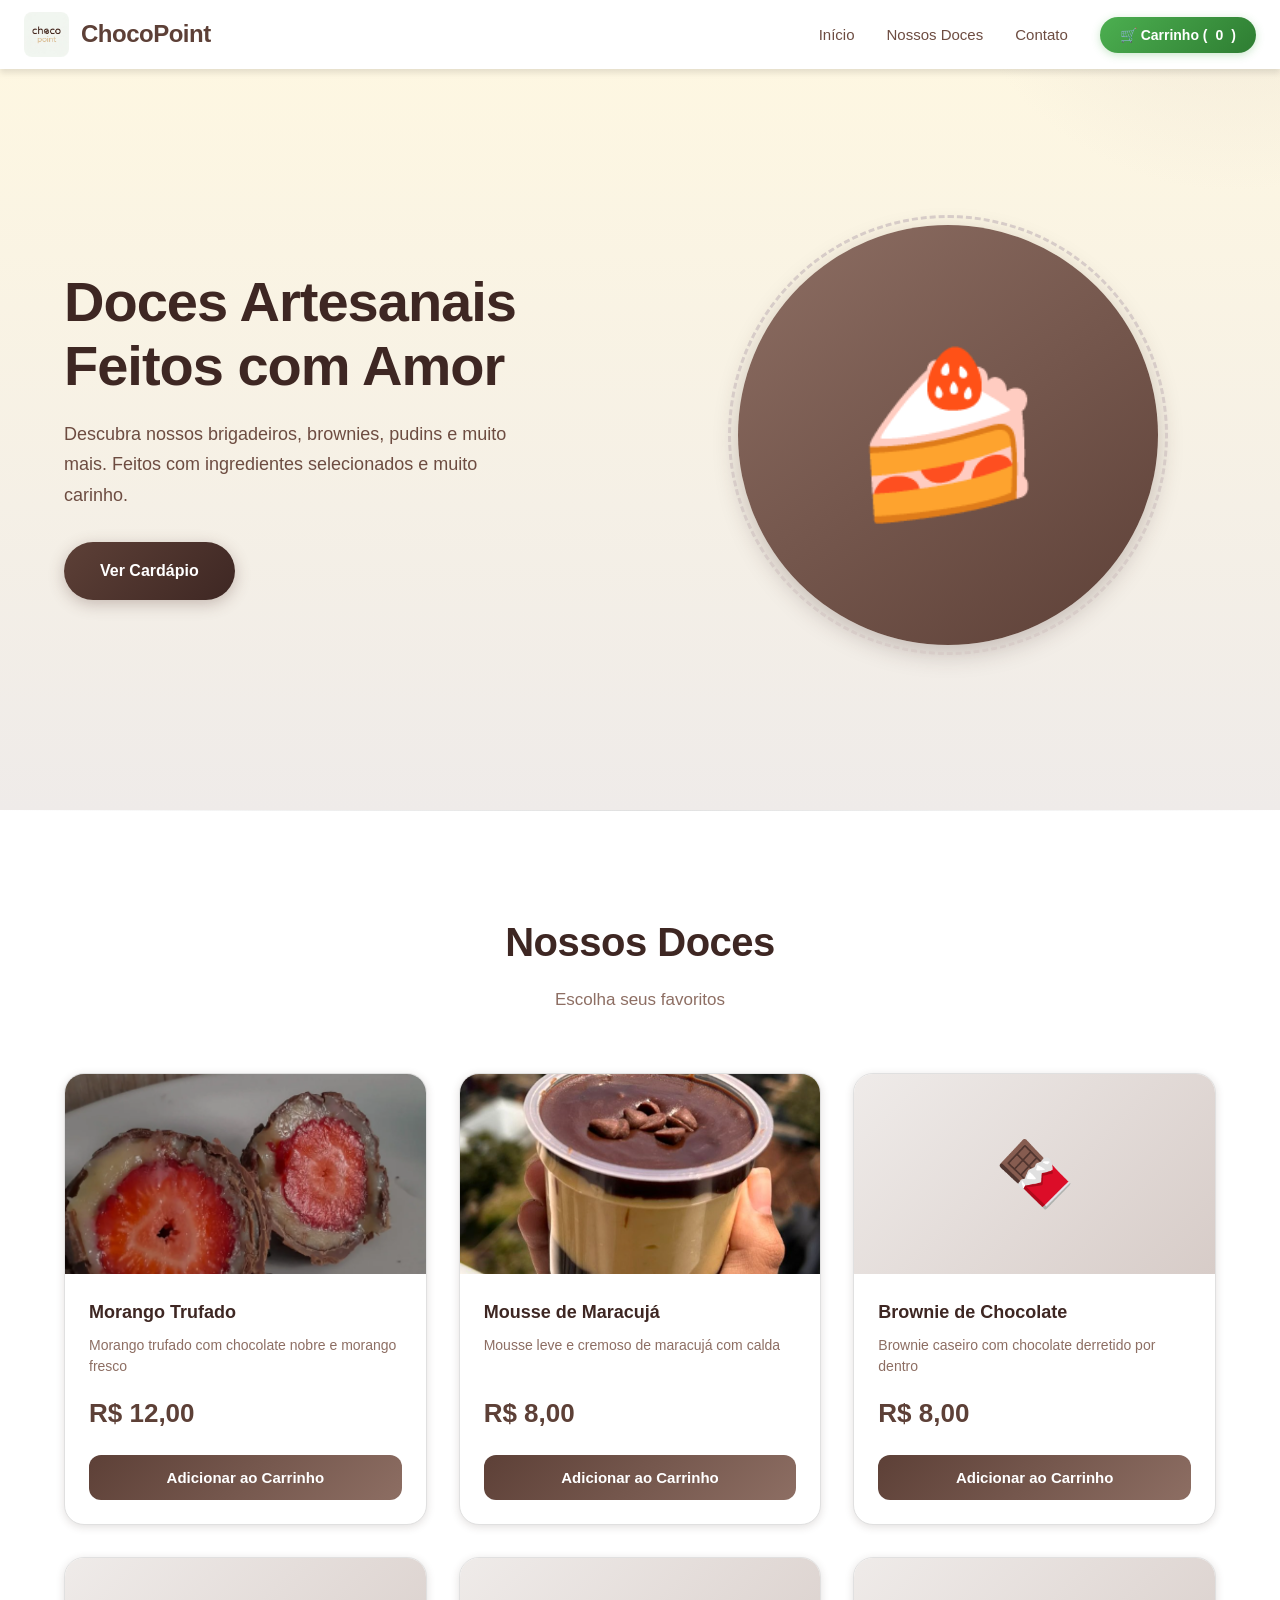
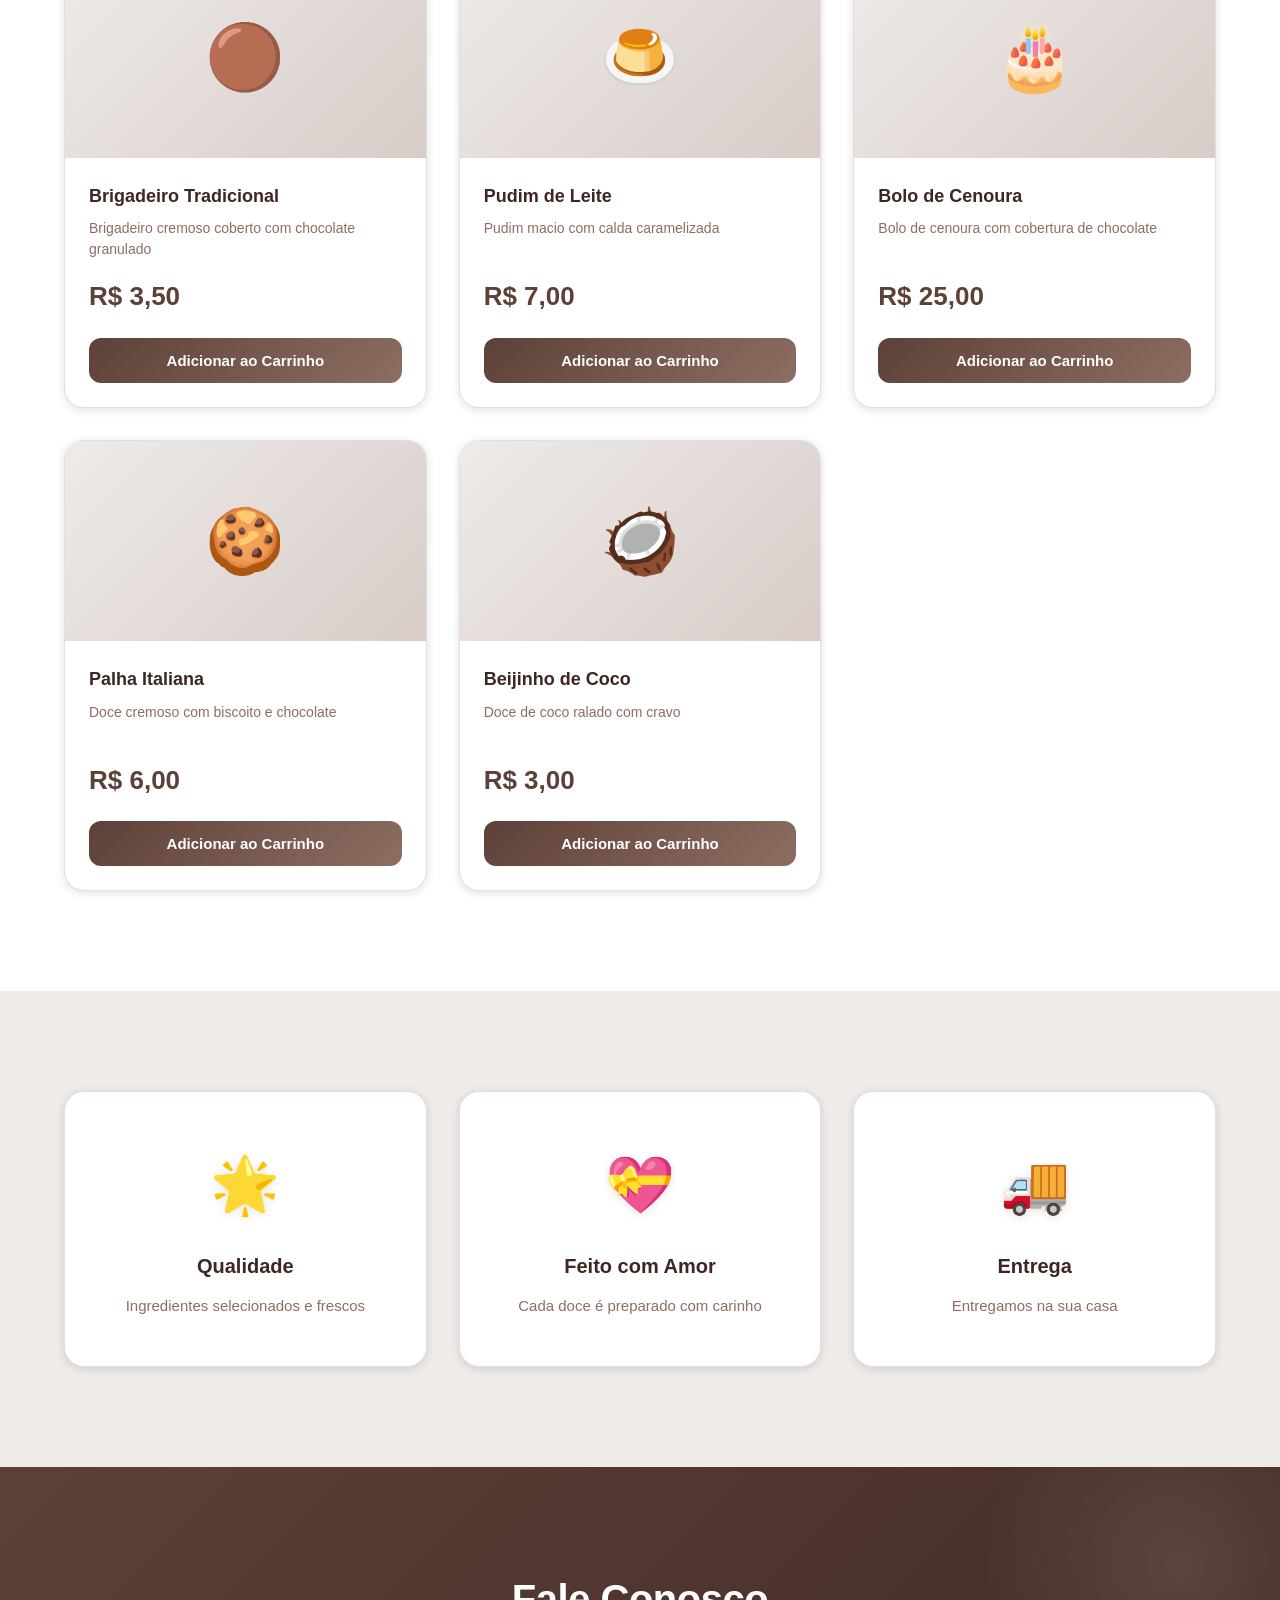
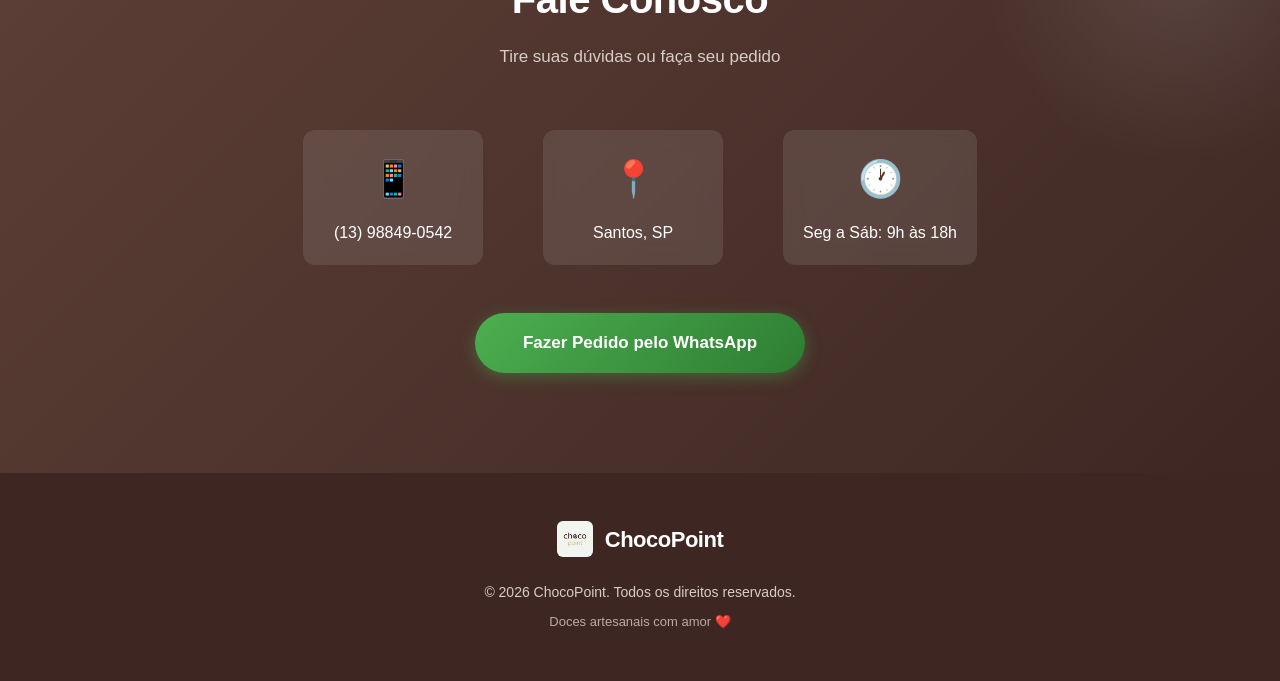
<file: index.html>
<!DOCTYPE html>
<html lang="pt-BR">
<head>
    <meta charset="UTF-8">
    <meta name="viewport" content="width=device-width, initial-scale=1.0">
    <title>ChocoPoint - Doces Artesanais</title>
    <meta http-equiv="Content-Security-Policy" content="default-src 'self'; script-src 'self' 'unsafe-inline'; style-src 'self' 'unsafe-inline'; img-src 'self' data: https:; connect-src 'self' https://wa.me;">
    <link rel="stylesheet" href="css/estilos.css">
    <link rel="icon" href="images/logo.jpg">
</head>
<body>
    <!-- Cabeçalho Principal -->
    <header id="cabecalhoPrincipal" class="cabecalho">
        <div class="container">
            <div class="logo">
                <img src="images/logo.jpg" alt="ChocoPoint" class="logo-imagem">
                <h1 class="logo-texto">ChocoPoint</h1>
            </div>
            <nav class="navegacao">
                <a href="#inicio" class="link-navegacao">Início</a>
                <a href="#nossos-doces" class="link-navegacao">Nossos Doces</a>
                <a href="#contato" class="link-navegacao">Contato</a>
                <button id="botaoCarrinho" class="botao-whatsapp">
                    🛒 Carrinho (<span id="quantidadeCarrinho">0</span>)
                </button>
            </nav>
        </div>
    </header>

    <!-- Seção Início -->
    <section id="inicio" class="secao-inicio">
        <div class="container">
            <div class="conteudo-inicio">
                <h2 class="titulo-inicio">Doces Artesanais Feitos com Amor</h2>
                <p class="subtitulo-inicio">
                    Descubra nossos brigadeiros, brownies, pudins e muito mais. 
                    Feitos com ingredientes selecionados e muito carinho.
                </p>
                <a href="#nossos-doces" class="botaoPrimario">Ver Cardápio</a>
            </div>
            <div class="imagem-inicio">
                <div class="imagem-placeholder">🍰</div>
            </div>
        </div>
    </section>

    <!-- Seção Nossos Doces -->
    <section id="nossos-doces" class="secaoProdutos">
        <div class="container">
            <h2 class="tituloSecao">Nossos Doces</h2>
            <p class="subtituloSecao">Escolha seus favoritos</p>
            
            <div class="gradeProdutos" id="gradeProdutos">
                <!-- Produtos serão inseridos via JavaScript -->
            </div>
        </div>
    </section>

    <!-- Seção Diferenciais -->
    <section id="diferenciais" class="secaoDiferenciais">
        <div class="container">
            <div class="cartaoDiferencial">
                <span class="emojiDiferencial">🌟</span>
                <h3 class="tituloDiferencial">Qualidade</h3>
                <p class="textoDiferencial">Ingredientes selecionados e frescos</p>
            </div>
            <div class="cartaoDiferencial">
                <span class="emojiDiferencial">💝</span>
                <h3 class="tituloDiferencial">Feito com Amor</h3>
                <p class="textoDiferencial">Cada doce é preparado com carinho</p>
            </div>
            <div class="cartaoDiferencial">
                <span class="emojiDiferencial">🚚</span>
                <h3 class="tituloDiferencial">Entrega</h3>
                <p class="textoDiferencial">Entregamos na sua casa</p>
            </div>
        </div>
    </section>

    <!-- Seção Contato -->
    <section id="contato" class="secaoContato">
        <div class="container">
            <h2 class="tituloSecao">Fale Conosco</h2>
            <p class="subtituloSecao">Tire suas dúvidas ou faça seu pedido</p>
            
            <div class="informacoesContato">
                <div class="infoItem">
                    <span class="emojiInfo">📱</span>
                    <p class="textoInfo">(13) 98849-0542</p>
                </div>
                <div class="infoItem">
                    <span class="emojiInfo">📍</span>
                    <p class="textoInfo">Santos, SP</p>
                </div>
                <div class="infoItem">
                    <span class="emojiInfo">🕐</span>
                    <p class="textoInfo">Seg a Sáb: 9h às 18h</p>
                </div>
            </div>
            
            <button type="button" id="botaoPedidoWhatsApp" class="botaoPrimario botaoGrande">
                Fazer Pedido pelo WhatsApp
            </button>
        </div>
    </section>

    <!-- Rodapé -->
    <footer id="rodapeSite" class="rodape">
        <div class="container">
            <div class="conteudoRodape">
                <div class="logoRodape">
                    <img src="images/logo.jpg" alt="ChocoPoint" class="logo-imagem logo-rodape">
                    <span class="logo-texto">ChocoPoint</span>
                </div>
                <p class="textoRodape">
                    © 2026 ChocoPoint. Todos os direitos reservados.
                </p>
                <p class="textoPequeno">Doces artesanais com amor ❤️</p>
            </div>
        </div>
    </footer>

    <!-- Modal do Carrinho -->
    <div id="modalCarrinho" class="modal">
        <div class="modal-conteudo">
            <span class="modal-fechar">&times;</span>
            <h2 class="tituloModal">🛒 Seu Carrinho</h2>
            
            <div id="itensCarrinho" class="itensCarrinho">
                <!-- Itens do carrinho serão inseridos aqui -->
            </div>
            
            <div id="carrinhoVazio" class="carrinhoVazio">
                <p class="emojiVazio">🛒</p>
                <p class="tituloVazio">Seu carrinho está vazio</p>
                <p class="subtituloVazio">Adicione alguns doces deliciosos!</p>
            </div>
            
            <div id="resumoCarrinho" class="resumoCarrinho">
                <div class="linhaTotal">
                    <span class="rotuloTotal">Total do Pedido:</span>
                    <span id="valorTotalCarrinho" class="valorTotal">R$ 0,00</span>
                </div>
                <button id="botaoFinalizar" class="botaoPrimario botaoGrande botao-block">
                    Finalizar Pedido
                </button>
            </div>
        </div>
    </div>

    <!-- Modal de Finalização -->
    <div id="modalFinalizacao" class="modal">
        <div class="modal-conteudo modal-conteudo-grande">
            <span class="modal-fechar" data-fechar-modal>&times;</span>
            <h2 class="tituloModal">📝 Finalizar Pedido</h2>
            
            <!-- Resumo do pedido -->
            <div class="resumoPedido">
                <h3 class="tituloSecaoModal">Resumo do Pedido</h3>
                <p id="resumoQuantidade" class="textoResumo">0 itens</p>
                <p id="resumoTotal" class="totalPedido">Total: R$ 0,00</p>
            </div>
            
            <!-- Dados do cliente -->
            <div class="secaoFormulario">
                <h3 class="tituloSecaoModal">Dados do Cliente</h3>
                
                <div class="campo">
                    <label for="nomeCliente" class="rotulo">Nome Completo</label>
                    <input type="text" id="nomeCliente" class="input" placeholder="Seu nome completo" required>
                </div>
                
                <div class="campo">
                    <label for="telefoneCliente" class="rotulo">Telefone</label>
                    <input type="tel" id="telefoneCliente" class="input" placeholder="(11) 99999-9999" required>
                </div>
                
                <div class="campo">
                    <label for="enderecoEntrega" class="rotulo">Endereço de Entrega</label>
                    <textarea id="enderecoEntrega" class="input input-textarea" placeholder="Rua, número, complemento, bairro" required></textarea>
                </div>
            </div>
            
            <!-- Forma de pagamento -->
            <div class="secaoFormulario">
                <h3 class="tituloSecaoModal">Forma de Pagamento</h3>
                <div class="opcoesPagamento">
                    <label class="opcaoPagamento">
                        <input type="radio" name="formaPagamento" value="Dinheiro" checked>
                        <span class="textoOpcao">Dinheiro</span>
                    </label>
                    <label class="opcaoPagamento">
                        <input type="radio" name="formaPagamento" value="PIX">
                        <span class="textoOpcao">PIX</span>
                    </label>
                    <label class="opcaoPagamento">
                        <input type="radio" name="formaPagamento" value="Cartão de Débito">
                        <span class="textoOpcao">Cartão de Débito</span>
                    </label>
                    <label class="opcaoPagamento">
                        <input type="radio" name="formaPagamento" value="Cartão de Crédito">
                        <span class="textoOpcao">Cartão de Crédito</span>
                    </label>
                </div>
            </div>
            
            <button id="botaoEnviarPedido" class="botaoPrimario botaoGrande botao-block">
                📱 Enviar Pedido via WhatsApp
            </button>
        </div>
    </div>

    <!-- Modal de Sucesso -->
    <div id="modalSucesso" class="modal">
        <div class="modal-conteudo modal-pequeno">
            <div class="conteudoSucesso">
                <span class="emojiSucesso">✅</span>
                <h2 class="tituloSucesso">Pedido Enviado!</h2>
                <p class="textoSucesso">Seu pedido foi aberto no WhatsApp. Complete o envio lá!</p>
                <button id="botaoFecharSucesso" class="botaoPrimario">OK</button>
            </div>
        </div>
    </div>

    <script src="js/script.js"></script>
</body>
</html>
</file>
<file: css/estilos.css>
/**
 * ChocoPoint - Estilos do Site
 * Design profissional e moderno
 */

/* ========================================
   VARIÁVEIS DE CORES
   ======================================== */
:root {
    --corPrimario: #5D4037;
    --corPrimario-escuro: #3E2723;
    --corSecundario: #8D6E63;
    --corAccent: #D7CCC8;
    --corAccent-claro: #EFEBE9;
    --corFundo: #FFF8E1;
    --corFundo-secundario: #FAFAFA;
    --corTextoPrimario: #3E2723;
    --corTextoSecundario: #6D4C41;
    --corTexto-claro: #8D6E63;
    --corBranco: #FFFFFF;
    --corSucesso: #2E7D32;
    --corSucesso-claro: #4CAF50;
    --corBorda: #E0E0E0;
    --corBorda-escura: #BCAAA4;
    --corErro: #C62828;
    --corSombra: rgba(62, 39, 35, 0.15);
    --corSombra-forte: rgba(62, 39, 35, 0.25);
    
    --raio-borda: 12px;
    --raio-borda-grande: 20px;
    --sombraSuave: 0 2px 8px var(--corSombra);
    --sombraForte: 0 8px 24px var(--corSombra-forte);
    --sombra-hover: 0 12px 32px var(--corSombra-forte);
    --transicao: all 0.3s cubic-bezier(0.4, 0, 0.2, 1);
}

/* ========================================
   RESET E ESTILOS BASE
   ======================================== */
* {
    margin: 0;
    padding: 0;
    box-sizing: border-box;
}

html {
    scroll-behavior: smooth;
}

body {
    font-family: 'Inter', -apple-system, BlinkMacSystemFont, 'Segoe UI', Roboto, sans-serif;
    background-color: var(--corFundo-secundario);
    color: var(--corTextoPrimario);
    line-height: 1.6;
    -webkit-font-smoothing: antialiased;
    -moz-osx-font-smoothing: grayscale;
    /* overflow-y: hidden; */
}

.container {
    max-width: 1200px;
    margin: 0 auto;
    padding: 0 24px;
}

/* ========================================
   CABEÇALHO PRINCIPAL
   ======================================== */
.cabecalho {
    background-color: rgba(255, 255, 255, 0.98);
    backdrop-filter: blur(10px);
    box-shadow: var(--sombraSuave);
    position: fixed;
    top: 0;
    left: 0;
    right: 0;
    z-index: 1000;
    transition: var(--transicao);
}

.cabecalho.scrolled {
    box-shadow: var(--sombraForte);
}

.cabecalho .container {
    display: flex;
    justify-content: space-between;
    align-items: center;
    padding: 12px 24px;
    max-width: 1400px;
}

.logo {
    display: flex;
    align-items: center;
    gap: 12px;
}

.logo-imagem {
    height: 45px;
    width: auto;
    border-radius: 8px;
}

.logo-texto {
    font-size: 24px;
    font-weight: 700;
    color: var(--corPrimario);
    letter-spacing: -0.5px;
}

.navegacao {
    display: flex;
    align-items: center;
    gap: 32px;
}

.link-navegacao {
    text-decoration: none;
    color: var(--corTextoSecundario);
    font-weight: 500;
    font-size: 15px;
    transition: var(--transicao);
    position: relative;
}

.link-navegacao::after {
    content: '';
    position: absolute;
    bottom: -4px;
    left: 0;
    width: 0;
    height: 2px;
    background-color: var(--corPrimario);
    transition: var(--transicao);
}

.link-navegacao:hover {
    color: var(--corPrimario);
}

.link-navegacao:hover::after {
    width: 100%;
}

#botaoCarrinho {
    background: linear-gradient(135deg, var(--corSucesso-claro) 0%, var(--corSucesso) 100%);
    color: var(--corBranco);
    padding: 10px 20px;
    border-radius: 50px;
    text-decoration: none;
    font-weight: 600;
    font-size: 14px;
    transition: var(--transicao);
    border: none;
    cursor: pointer;
    display: flex;
    align-items: center;
    gap: 8px;
    box-shadow: 0 2px 8px rgba(76, 175, 80, 0.3);
}

#botaoCarrinho:hover {
    transform: translateY(-2px);
    box-shadow: 0 4px 16px rgba(76, 175, 80, 0.4);
}

/* ========================================
   SEÇÃO INÍCIO
   ======================================== */
.secao-inicio {
    padding: 160px 0 100px;
    background: linear-gradient(180deg, var(--corFundo) 0%, var(--corAccent-claro) 100%);
    min-height: 90vh;
    display: flex;
    align-items: center;
    position: relative;
    overflow: hidden;
}

.secao-inicio::before {
    content: '';
    position: absolute;
    top: -50%;
    right: -20%;
    width: 600px;
    height: 600px;
    background: radial-gradient(circle, rgba(215, 204, 200, 0.4) 0%, transparent 70%);
    border-radius: 50%;
}

.secao-inicio .container {
    display: grid;
    grid-template-columns: 1fr 1fr;
    gap: 80px;
    align-items: center;
    position: relative;
    z-index: 1;
}

.conteudo-inicio {
    animation: fadeInUp 0.8s ease;
}

.titulo-inicio {
    font-size: 56px;
    font-weight: 800;
    color: var(--corTextoPrimario);
    margin-bottom: 20px;
    line-height: 1.15;
    letter-spacing: -1px;
}

.titulo-inicio span {
    color: var(--corPrimario);
    position: relative;
}

.subtitulo-inicio {
    font-size: 18px;
    color: var(--corTextoSecundario);
    margin-bottom: 32px;
    max-width: 480px;
    line-height: 1.7;
}

.imagem-inicio {
    display: flex;
    justify-content: center;
    align-items: center;
    animation: fadeInUp 0.8s ease 0.2s backwards;
}

.imagem-placeholder {
    width: 420px;
    height: 420px;
    background: linear-gradient(145deg, var(--corSecundario) 0%, var(--corPrimario) 100%);
    border-radius: 50%;
    display: flex;
    align-items: center;
    justify-content: center;
    font-size: 160px;
    box-shadow: var(--sombraForte);
    position: relative;
}

.imagem-placeholder::after {
    content: '';
    position: absolute;
    inset: -10px;
    border: 3px dashed var(--corAccent);
    border-radius: 50%;
    animation: rotate 30s linear infinite;
}

@keyframes rotate {
    from { transform: rotate(0deg); }
    to { transform: rotate(360deg); }
}

@keyframes fadeInUp {
    from {
        opacity: 0;
        transform: translateY(30px);
    }
    to {
        opacity: 1;
        transform: translateY(0);
    }
}

.botaoPrimario {
    display: inline-flex;
    align-items: center;
    gap: 10px;
    background: linear-gradient(135deg, var(--corPrimario) 0%, var(--corPrimario-escuro) 100%);
    color: var(--corBranco);
    padding: 16px 36px;
    border-radius: 50px;
    text-decoration: none;
    font-weight: 600;
    font-size: 16px;
    transition: var(--transicao);
    border: none;
    cursor: pointer;
    box-shadow: 0 4px 16px rgba(93, 64, 55, 0.3);
}

.botaoPrimario:hover {
    transform: translateY(-3px);
    box-shadow: 0 8px 24px rgba(93, 64, 55, 0.4);
}

.botaoGrande {
    padding: 20px 48px;
    font-size: 17px;
}

.botao-block {
    display: block;
    width: 100%;
    text-align: center;
    justify-content: center;
}

/* ========================================
   SEÇÃO NOSSOS DOCES (secaoProdutos)
   ======================================== */
.secaoProdutos {
    padding: 100px 0;
    background-color: var(--corBranco);
    position: relative;
}

.secaoProdutos::before {
    content: '';
    position: absolute;
    top: 0;
    left: 0;
    right: 0;
    height: 1px;
    background: linear-gradient(90deg, transparent, var(--corBorda), transparent);
}

.tituloSecao {
    text-align: center;
    font-size: 40px;
    font-weight: 700;
    color: var(--corTextoPrimario);
    margin-bottom: 12px;
    letter-spacing: -0.5px;
}

.subtituloSecao {
    text-align: center;
    font-size: 17px;
    color: var(--corTexto-claro);
    margin-bottom: 60px;
}

.gradeProdutos {
    display: grid;
    grid-template-columns: repeat(auto-fill, minmax(270px, 1fr));
    gap: 32px;
}

.cartaoProduto {
    background-color: var(--corBranco);
    border-radius: var(--raio-borda-grande);
    overflow: hidden;
    box-shadow: var(--sombraSuave);
    transition: var(--transicao);
    border: 1px solid var(--corBorda);
    position: relative;
}

.cartaoProduto::before {
    content: '';
    position: absolute;
    top: 0;
    left: 0;
    right: 0;
    height: 4px;
    background: linear-gradient(90deg, var(--corPrimario), var(--corSecundario));
    transform: scaleX(0);
    transition: var(--transicao);
}

.cartaoProduto:hover {
    transform: translateY(-12px);
    box-shadow: var(--sombraHover);
    border-color: var(--corBorda-escura);
}

.cartaoProduto:hover::before {
    transform: scaleX(1);
}

.imagemProduto {
    width: 100%;
    height: 200px;
    background: linear-gradient(135deg, var(--corAccent-claro) 0%, var(--corAccent) 100%);
    display: flex;
    align-items: center;
    justify-content: center;
    font-size: 64px;
    overflow: hidden;
}

.imagemProduto img {
    width: 100%;
    height: 100%;
    object-fit: cover;
    transition: var(--transicao);
}

.cartaoProduto:hover .imagemProduto img {
    transform: scale(1.05);
}

.conteudoProduto {
    padding: 24px;
}

.nomeProduto {
    font-size: 18px;
    font-weight: 700;
    color: var(--corTextoPrimario);
    margin-bottom: 8px;
}

.descricaoProduto {
    font-size: 14px;
    color: var(--corTexto-claro);
    margin-bottom: 16px;
    min-height: 42px;
    line-height: 1.5;
}

.precoProduto {
    font-size: 26px;
    font-weight: 700;
    color: var(--corPrimario);
    margin-bottom: 20px;
}

.botaoAdicionar {
    width: 100%;
    background: linear-gradient(135deg, var(--corPrimario) 0%, var(--corSecundario) 100%);
    color: var(--corBranco);
    padding: 14px;
    border: none;
    border-radius: var(--raio-borda);
    font-size: 15px;
    font-weight: 600;
    cursor: pointer;
    transition: var(--transicao);
    display: flex;
    align-items: center;
    justify-content: center;
    gap: 8px;
}

.botaoAdicionar:hover {
    background: linear-gradient(135deg, var(--corPrimario-escuro) 0%, var(--corPrimario) 100%);
    transform: translateY(-2px);
    box-shadow: 0 4px 12px rgba(93, 64, 55, 0.3);
}

/* ========================================
   SEÇÃO DIFERENCIAIS
   ======================================== */
.secaoDiferenciais {
    padding: 100px 0;
    background-color: var(--corAccent-claro);
}

.secaoDiferenciais .container {
    display: grid;
    grid-template-columns: repeat(3, 1fr);
    gap: 32px;
}

.cartaoDiferencial {
    background-color: var(--corBranco);
    padding: 48px 32px;
    border-radius: var(--raio-borda-grande);
    text-align: center;
    box-shadow: var(--sombraSuave);
    transition: var(--transicao);
    border: 1px solid var(--corBorda);
}

.cartaoDiferencial:hover {
    transform: translateY(-8px);
    box-shadow: var(--sombraForte);
}

.emojiDiferencial {
    font-size: 56px;
    display: block;
    margin-bottom: 20px;
    filter: drop-shadow(0 2px 4px rgba(0,0,0,0.1));
}

.tituloDiferencial {
    font-size: 20px;
    font-weight: 700;
    color: var(--corTextoPrimario);
    margin-bottom: 12px;
}

.textoDiferencial {
    font-size: 15px;
    color: var(--corTexto-claro);
    line-height: 1.6;
}

/* ========================================
   SEÇÃO CONTATO
   ======================================== */
.secaoContato {
    padding: 100px 0;
    background: linear-gradient(135deg, var(--corPrimario) 0%, var(--corPrimario-escuro) 100%);
    color: var(--corBranco);
    position: relative;
    overflow: hidden;
}

.secaoContato::before {
    content: '';
    position: absolute;
    top: -100px;
    right: -100px;
    width: 400px;
    height: 400px;
    background: radial-gradient(circle, rgba(255,255,255,0.1) 0%, transparent 70%);
    border-radius: 50%;
}

.secaoContato .tituloSecao {
    color: var(--corBranco);
    position: relative;
}

.secaoContato .subtituloSecao {
    color: var(--corAccent);
    position: relative;
}

.informacoesContato {
    display: flex;
    justify-content: center;
    gap: 60px;
    margin: 48px 0;
    flex-wrap: wrap;
}

.infoItem {
    text-align: center;
    padding: 20px;
    background: rgba(255,255,255,0.1);
    border-radius: var(--raio-borda);
    min-width: 180px;
    backdrop-filter: blur(10px);
    transition: var(--transicao);
}

.infoItem:hover {
    background: rgba(255,255,255,0.15);
    transform: translateY(-4px);
}

.emojiInfo {
    font-size: 36px;
    display: block;
    margin-bottom: 12px;
}

.textoInfo {
    font-size: 16px;
    color: var(--corBranco);
    font-weight: 500;
}

.secaoContato .botaoPrimario {
    display: block;
    width: fit-content;
    margin: 0 auto;
    background: linear-gradient(135deg, var(--corSucesso-claro) 0%, var(--corSucesso) 100%);
    box-shadow: 0 4px 16px rgba(76, 175, 80, 0.4);
    position: relative;
}

.secaoContato .botaoPrimario:hover {
    box-shadow: 0 8px 24px rgba(76, 175, 80, 0.5);
}

/* ========================================
   RODAPÉ (rodapeSite)
   ======================================== */
.rodape {
    background-color: var(--corTextoPrimario);
    color: var(--corBranco);
    padding: 48px 0;
}

.conteudoRodape {
    text-align: center;
}

.logoRodape {
    display: flex;
    align-items: center;
    justify-content: center;
    gap: 12px;
    margin-bottom: 24px;
}

.logoRodape .logo-imagem {
    height: 36px;
    border-radius: 6px;
}

.logoRodape .logo-texto {
    font-size: 22px;
    color: var(--corBranco);
}

.textoRodape {
    font-size: 14px;
    margin-bottom: 8px;
    color: var(--corAccent);
}

.textoPequeno {
    font-size: 13px;
    color: var(--corBorda-escura);
}

/* ========================================
   MODAIS
   ======================================== */
.modal {
    display: none;
    position: fixed;
    z-index: 2000;
    left: 0;
    top: 0;
    width: 100%;
    height: 100%;
    overflow: auto;
    background-color: rgba(0, 0, 0, 0.7);
    backdrop-filter: blur(4px);
    animation: fadeIn 0.3s ease;
}

.modal.mostrar {
    display: flex;
    align-items: center;
    justify-content: center;
}

@keyframes fadeIn {
    from { opacity: 0; }
    to { opacity: 1; }
}

@keyframes slideUp {
    from {
        opacity: 0;
        transform: translateY(40px) scale(0.95);
    }
    to {
        opacity: 1;
        transform: translateY(0) scale(1);
    }
}

.modal-conteudo {
    background-color: var(--corBranco);
    border-radius: var(--raio-borda-grande);
    padding: 36px;
    width: 90%;
    max-width: 520px;
    max-height: 85vh;
    overflow-y: auto;
    box-shadow: 0 24px 48px rgba(0, 0, 0, 0.2);
    animation: slideUp 0.4s cubic-bezier(0.16, 1, 0.3, 1);
    position: relative;
}

.modal-conteudo-grande {
    max-width: 640px;
}

.modal-conteudo-pequeno {
    max-width: 420px;
    text-align: center;
}

.modal-fechar {
    position: absolute;
    top: 16px;
    right: 20px;
    font-size: 28px;
    font-weight: 400;
    color: var(--corTexto-claro);
    cursor: pointer;
    transition: var(--transicao);
    width: 36px;
    height: 36px;
    display: flex;
    align-items: center;
    justify-content: center;
    border-radius: 50%;
}

.modal-fechar:hover {
    color: var(--corPrimario);
    background-color: var(--corAccent-claro);
}

.tituloModal {
    font-size: 26px;
    font-weight: 700;
    color: var(--corTextoPrimario);
    margin-bottom: 24px;
    text-align: center;
}

/* ========================================
   CARRINHO
   ======================================== */
.itensCarrinho {
    margin-bottom: 24px;
    max-height: 340px;
    overflow-y: auto;
    padding-right: 8px;
}

.itensCarrinho::-webkit-scrollbar {
    width: 6px;
}

.itensCarrinho::-webkit-scrollbar-track {
    background: var(--corAccent-claro);
    border-radius: 3px;
}

.itensCarrinho::-webkit-scrollbar-thumb {
    background: var--corBorda-escura;
    border-radius: 3px;
}

.itemCarrinho {
    display: flex;
    align-items: center;
    padding: 16px;
    border-bottom: 1px solid var(--corBorda);
    gap: 16px;
    transition: var(--transicao);
}

.itemCarrinho:hover {
    background-color: var(--corAccent-claro);
    border-radius: var(--raio-borda);
}

.itemCarrinho:last-child {
    border-bottom: none;
}

.itemCarrinho-imagem {
    width: 56px;
    height: 56px;
    border-radius: var(--raio-borda);
    overflow: hidden;
    display: flex;
    align-items: center;
    justify-content: center;
    background: var(--corAccent-claro);
    flex-shrink: 0;
}

.itemCarrinho-imagem img {
    width: 100%;
    height: 100%;
    object-fit: cover;
}

.itemCarrinho-imagem span {
    font-size: 32px;
}

.itemCarrinho-info {
    flex: 1;
    min-width: 0;
}

.itemCarrinho-nome {
    font-size: 15px;
    font-weight: 600;
    color: var(--corTextoPrimario);
    margin-bottom: 4px;
    white-space: nowrap;
    overflow: hidden;
    text-overflow: ellipsis;
}

.itemCarrinho-preco {
    font-size: 13px;
    color: var(--corTexto-claro);
}

.itemCarrinho-quantidade {
    display: flex;
    align-items: center;
    gap: 12px;
    background: var(--corAccent-claro);
    padding: 4px;
    border-radius: 50px;
}

.botaoQuantidade {
    width: 28px;
    height: 28px;
    border-radius: 50%;
    border: none;
    background-color: var(--corBranco);
    color: var(--corTextoPrimario);
    font-size: 16px;
    font-weight: 600;
    cursor: pointer;
    transition: var(--transicao);
    display: flex;
    align-items: center;
    justify-content: center;
    box-shadow: 0 1px 3px rgba(0,0,0,0.1);
}

.botaoQuantidade:hover {
    background-color: var(--corPrimario);
    color: var(--corBranco);
}

.quantidadeItem {
    font-size: 14px;
    font-weight: 600;
    min-width: 24px;
    text-align: center;
    color: var(--corTextoPrimario);
}

.itemCarrinho-subtotal {
    font-size: 15px;
    font-weight: 700;
    color: var(--corPrimario);
    min-width: 75px;
    text-align: right;
}

.botaoRemover {
    background: none;
    border: none;
    font-size: 18px;
    cursor: pointer;
    color: var(--corTexto-claro);
    transition: var(--transicao);
    padding: 8px;
    border-radius: 50%;
}

.botaoRemover:hover {
    color: var(--corErro);
    background-color: rgba(198, 40, 40, 0.1);
}

.carrinhoVazio {
    text-align: center;
    padding: 48px 24px;
}

.carrinhoVazio .emojiVazio {
    font-size: 72px;
    margin-bottom: 20px;
    display: block;
}

.carrinhoVazio .tituloVazio {
    font-size: 20px;
    font-weight: 700;
    color: var(--corTextoPrimario);
    margin-bottom: 8px;
}

.carrinhoVazio .subtituloVazio {
    font-size: 15px;
    color: var(--corTexto-claro);
}

.resumoCarrinho {
    border-top: 2px solid var(--corBorda);
    padding-top: 24px;
    background: var(--corAccent-claro);
    margin: 0 -36px -36px;
    padding: 24px 36px;
    border-radius: 0 0 var(--raio-borda-grande) var(--raio-borda-grande);
}

.linhaTotal {
    display: flex;
    justify-content: space-between;
    align-items: center;
    margin-bottom: 20px;
}

.rotuloTotal {
    font-size: 16px;
    color: var(--corTextoSecundario);
    font-weight: 500;
}

.valorTotal {
    font-size: 28px;
    font-weight: 700;
    color: var(--corPrimario);
}

/* ========================================
   FINALIZAÇÃO DO PEDIDO
   ======================================== */
.resumoPedido {
    background: linear-gradient(135deg, var(--corAccent-claro) 0%, var(--corAccent) 100%);
    padding: 20px;
    border-radius: var(--raio-borda);
    margin-bottom: 24px;
    border: 1px solid var(--corBorda);
}

.tituloSecaoModal {
    font-size: 16px;
    color: var(--corTextoPrimario);
    margin-bottom: 12px;
    font-weight: 600;
}

.textoResumo {
    font-size: 14px;
    color: var(--corTexto-claro);
}

.totalPedido {
    font-size: 22px;
    font-weight: 700;
    color: var(--corPrimario);
    margin-top: 8px;
}

.secaoFormulario {
    margin-bottom: 24px;
}

.campo {
    margin-bottom: 18px;
}

.campo .rotulo {
    display: block;
    font-size: 14px;
    font-weight: 600;
    color: var(--corTextoSecundario);
    margin-bottom: 8px;
}

.input {
    width: 100%;
    padding: 14px 16px;
    border: 2px solid var(--corBorda);
    border-radius: var(--raio-borda);
    font-size: 15px;
    color: var(--corTextoPrimario);
    background-color: var(--corBranco);
    transition: var(--transicao);
}

.input:focus {
    outline: none;
    border-color: var(--corPrimario);
    box-shadow: 0 0 0 4px rgba(93, 64, 55, 0.1);
}

.input::placeholder {
    color: var(--corTexto-claro);
}

.input-textarea {
    min-height: 90px;
    resize: vertical;
}

.opcoesPagamento {
    display: grid;
    grid-template-columns: repeat(2, 1fr);
    gap: 12px;
}

.opcaoPagamento {
    display: flex;
    align-items: center;
    gap: 10px;
    padding: 14px 16px;
    border: 2px solid var(--corBorda);
    border-radius: var(--raio-borda);
    cursor: pointer;
    transition: var(--transicao);
    background-color: var(--corBranco);
}

.opcaoPagamento:hover {
    border-color: var(--corBorda-escura);
    background-color: var(--corAccent-claro);
}

.opcaoPagamento input[type="radio"] {
    accent-color: var(--corPrimario);
    width: 18px;
    height: 18px;
}

.opcaoPagamento input[type="radio"]:checked + .textoOpcao {
    color: var(--corPrimario);
    font-weight: 600;
}

/* ========================================
   MODAL DE SUCESSO
   ======================================== */
.conteudoSucesso {
    padding: 24px;
}

.emojiSucesso {
    font-size: 72px;
    display: block;
    margin-bottom: 24px;
    animation: pulse 0.6s ease;
}

@keyframes pulse {
    0%, 100% { transform: scale(1); }
    50% { transform: scale(1.1); }
}

.tituloSucesso {
    font-size: 28px;
    font-weight: 700;
    color: var(--corSucesso);
    margin-bottom: 12px;
}

.textoSucesso {
    font-size: 16px;
    color: var(--corTexto-claro);
    margin-bottom: 28px;
    line-height: 1.6;
}

/* ========================================
   RESPONSIVIDADE
   ======================================== */
@media (max-width: 1024px) {
    .secao-inicio .container {
        gap: 60px;
    }
    
    .titulo-inicio {
        font-size: 44px;
    }
    
    .imagem-placeholder {
        width: 340px;
        height: 340px;
        font-size: 120px;
    }
}

@media (max-width: 768px) {
    .cabecalho .container {
        flex-direction: column;
        gap: 16px;
        padding: 12px 16px;
    }
    
    .navegacao {
        flex-wrap: wrap;
        justify-content: center;
        gap: 16px;
    }
    
    .link-navegacao {
        font-size: 14px;
    }
    
    .secao-inicio .container {
        grid-template-columns: 1fr;
        text-align: center;
        gap: 48px;
    }
    
    .titulo-inicio {
        font-size: 36px;
    }
    
    .subtitulo-inicio {
        margin: 0 auto 32px;
    }
    
    .imagem-placeholder {
        width: 280px;
        height: 280px;
        font-size: 100px;
    }
    
    .secaoDiferenciais .container {
        grid-template-columns: 1fr;
        gap: 24px;
    }
    
    .informacoesContato {
        flex-direction: column;
        gap: 20px;
    }
    
    .infoItem {
        min-width: auto;
    }
    
    .modal-conteudo {
        width: 95%;
        padding: 24px;
        margin: 16px;
    }
    
    .resumoCarrinho {
        margin: 0 -24px -24px;
        padding: 20px 24px;
    }
    
    .itemCarrinho {
        flex-wrap: wrap;
    }
    
    .itemCarrinho-quantidade {
        order: 4;
        width: 100%;
        justify-content: center;
        margin-top: 12px;
    }
    
    .opcoesPagamento {
        grid-template-columns: 1fr;
    }
}

@media (max-width: 480px) {
    .logo-texto {
        font-size: 20px;
    }
    
    .logo-imagem {
        height: 36px;
    }
    
    .titulo-inicio {
        margin-top: 30px;
        font-size: 28px;
    }
    
    .tituloSecao {
        font-size: 28px;
    }
    
    .gradeProdutos {
        grid-template-columns: 1fr;
    }
    
    .imagem-placeholder {
        width: 220px;
        height: 220px;
        font-size: 80px;
    }
    
    .botaoPrimario {
        padding: 14px 28px;
        font-size: 15px;
    }
}
</file>
